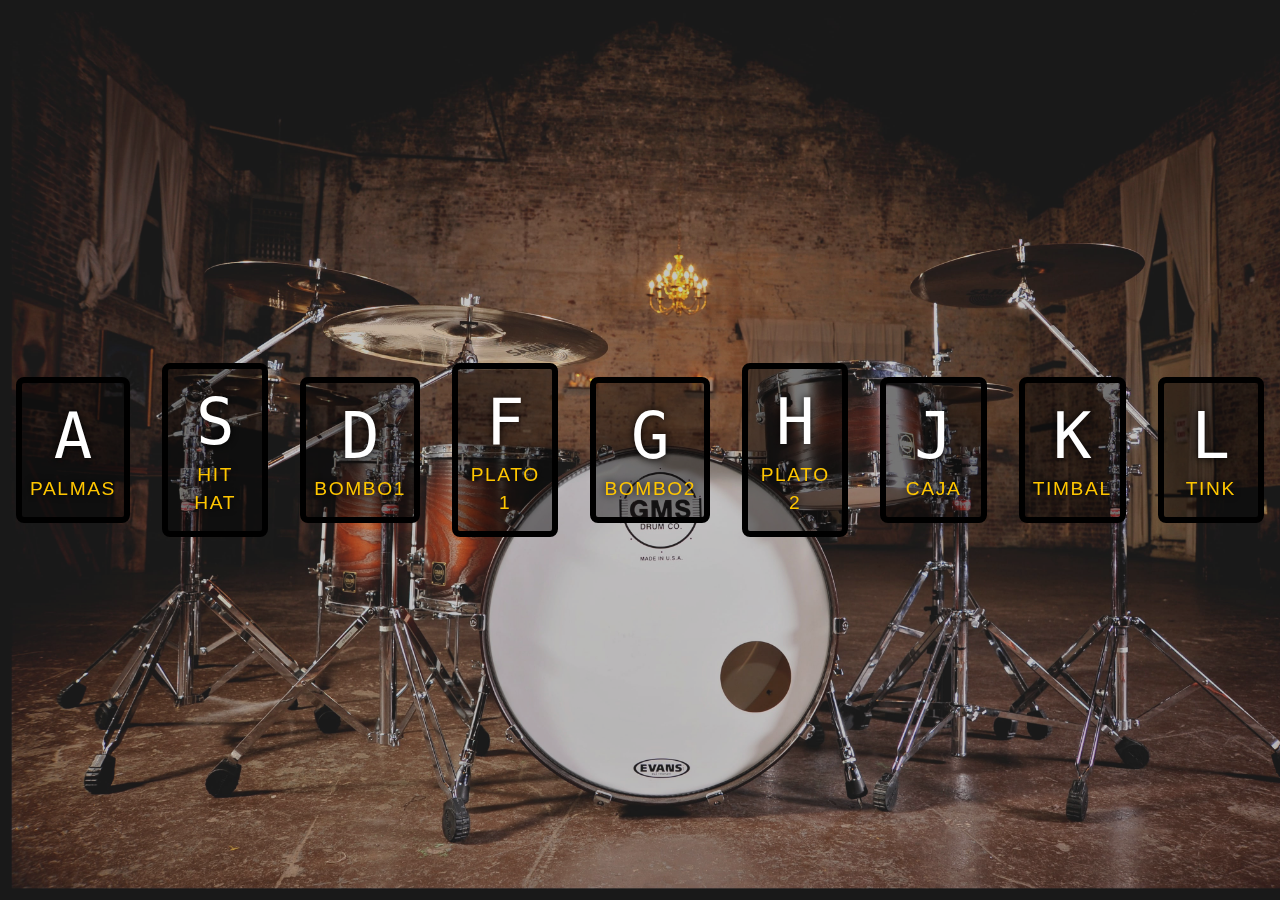
<file: 01_Drum_Kit/index.html>
<!DOCTYPE html>
<html lang="en">

<head>
    <meta charset="UTF-8">
    <title>JS Drum Kit</title>
    <link rel="stylesheet" href="style.css">
</head>

<body>
    <div class="background"></div>
    <div class="keys">
        <div data-key="65" class="key">
            <kbd>A</kbd>
            <span class="sound">palmas</span>
        </div>
        <div data-key="83" class="key">
            <kbd>S</kbd>
            <span class="sound">hit hat</span>
        </div>
        <div data-key="68" class="key">
            <kbd>D</kbd>
            <span class="sound">bombo1</span>
        </div>
        <div data-key="70" class="key">
            <kbd>F</kbd>
            <span class="sound">plato 1</span>
        </div>
        <div data-key="71" class="key">
            <kbd>G</kbd>
            <span class="sound">bombo2</span>
        </div>
        <div data-key="72" class="key">
            <kbd>H</kbd>
            <span class="sound">plato 2</span>
        </div>
        <div data-key="74" class="key">
            <kbd>J</kbd>
            <span class="sound">caja</span>
        </div>
        <div data-key="75" class="key">
            <kbd>K</kbd>
            <span class="sound">timbal</span>
        </div>
        <div data-key="76" class="key">
            <kbd>L</kbd>
            <span class="sound">tink</span>
        </div>
    </div>
    <audio data-key="65" src="sounds/clap.wav"></audio>
    <audio data-key="83" src="sounds/hihat.wav"></audio>
    <audio data-key="68" src="sounds/kick.wav"></audio>
    <audio data-key="70" src="sounds/openhat.wav"></audio>
    <audio data-key="71" src="sounds/boom.wav"></audio>
    <audio data-key="72" src="sounds/ride.wav"></audio>
    <audio data-key="74" src="sounds/snare.wav"></audio>
    <audio data-key="75" src="sounds/tom.wav"></audio>
    <audio data-key="76" src="sounds/tink.wav"></audio>

    <script type="text/javascript" src="drum.js"></script>
    
</body>

</html>
</file>
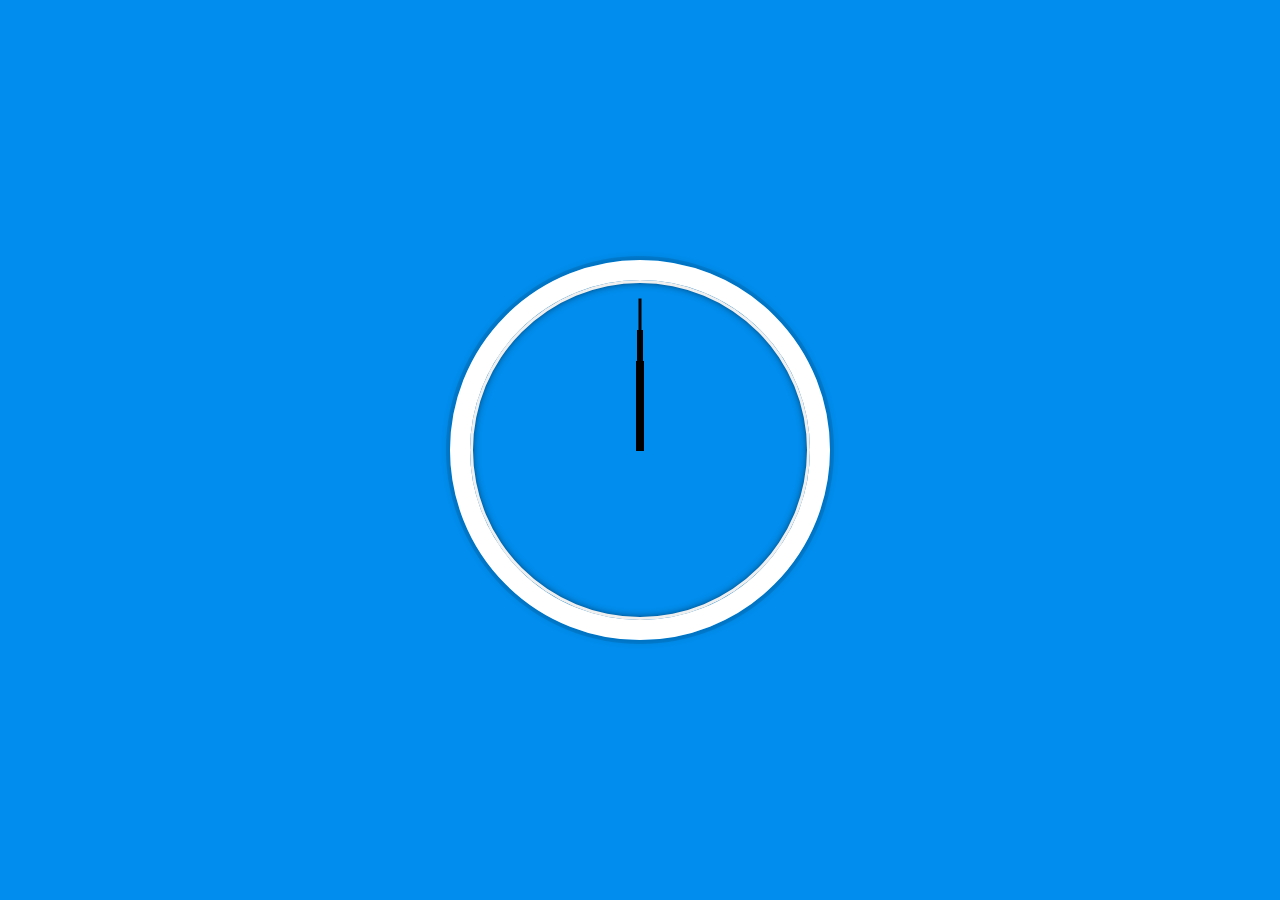
<file: 02_Clock/index.html>
<!DOCTYPE html>
<html lang="en">
<head>
  <meta charset="UTF-8">
  <title>JS + CSS Clock</title>

  <link rel="stylesheet" href="style.css">
</head>
<body>
  <div class="clock">
    <div class="clock-face">
      <div class="hand hour-hand"></div>
      <div class="hand min-hand"></div>
      <div class="hand second-hand"></div>
    </div>
  </div>
  
  <script type="text/javascript" src="clock.js"></script>
</body>
</html>
</file>
<file: 01_Drum_Kit/style.css>
:root {
  --base: #ffc600
}

* {
  -webkit-box-sizing: border-box;
  -moz-box-sizing: border-box;
  box-sizing: border-box;
}

.background {
  font-size: 10px;
  background-image:url(img/fondo.jpg);
  background-size: cover;
  display: block;
  filter: contrast(80%);
  -webkit-filter: contrast(80%);
  height: 100%;
  left: 0;
  position: fixed;
  right: 0;
  z-index: -1;
}
body,html {
  margin: 0;
  padding: 0;
  font-family: sans-serif;
}

.keys {
  display: flex;
  flex: 1;
  min-height: 100vh;
  align-items: center;
  justify-content: center;
}

.key {
  border: .4rem solid black;
  border-radius: .5rem;
  margin: 1rem;
  font-size: 1.5rem;
  padding: 1rem .5rem;
  transition: all .07s ease;
  width: 10rem;
  text-align: center;
  color: white;
  background: rgba(0,0,0,0.4);
  text-shadow: 0 0 .5rem black;
}

.playing {
  transform: scale(1.1);
  border-color: var(--base);
  box-shadow: 0 0 1rem var(--base);
}

kbd {
  display: block;
  font-size: 4rem;
}

.sound {
  font-size: 1.2rem;
  text-transform: uppercase;
  letter-spacing: .1rem;
  color: var(--base);
}
</file>
<file: 02_Clock/style.css>
html {
      background:#018DED url(http://unsplash.it/1500/1000?image=881&blur=50);
      background-size:cover;
      font-family:'helvetica neue';
      text-align: center;
      font-size: 10px;
    }

    body {
      margin: 0;
      font-size: 2rem;
      display:flex;
      flex:1;
      min-height: 100vh;
      align-items: center;
    }

    .clock {
      width: 30rem;
      height: 30rem;
      border:20px solid white;
      border-radius:50%;
      margin:50px auto;
      position: relative;
      padding:2rem;
      box-shadow:
        0 0 0 4px rgba(0,0,0,0.1),
        inset 0 0 0 3px #EFEFEF,
        inset 0 0 10px black,
        0 0 10px rgba(0,0,0,0.2);
    }

    .clock-face {
      position: relative;
      width: 100%;
      height: 100%;
      transform: translateY(-3px); /* account for the height of the clock hands */
    }

    .hand {
      width:50%;
      height:6px;
      background:black;
      position: absolute;
      top:50%;
      right: 50%;
      transform-origin: 100%;
      transform: rotate(90deg);
      transition: all 0.05s;
      transition-timing-function: cubic-bezier(0.1, 2.7, 0.58, 1);
    }


    .second-hand {
      width: 50%;
      height: 3px;
    }

    .min-hand {
      width: 40%;
      height: 6px;
    } 

    .hour-hand {
      width: 30%;
      height: 8px;
    }
</file>
